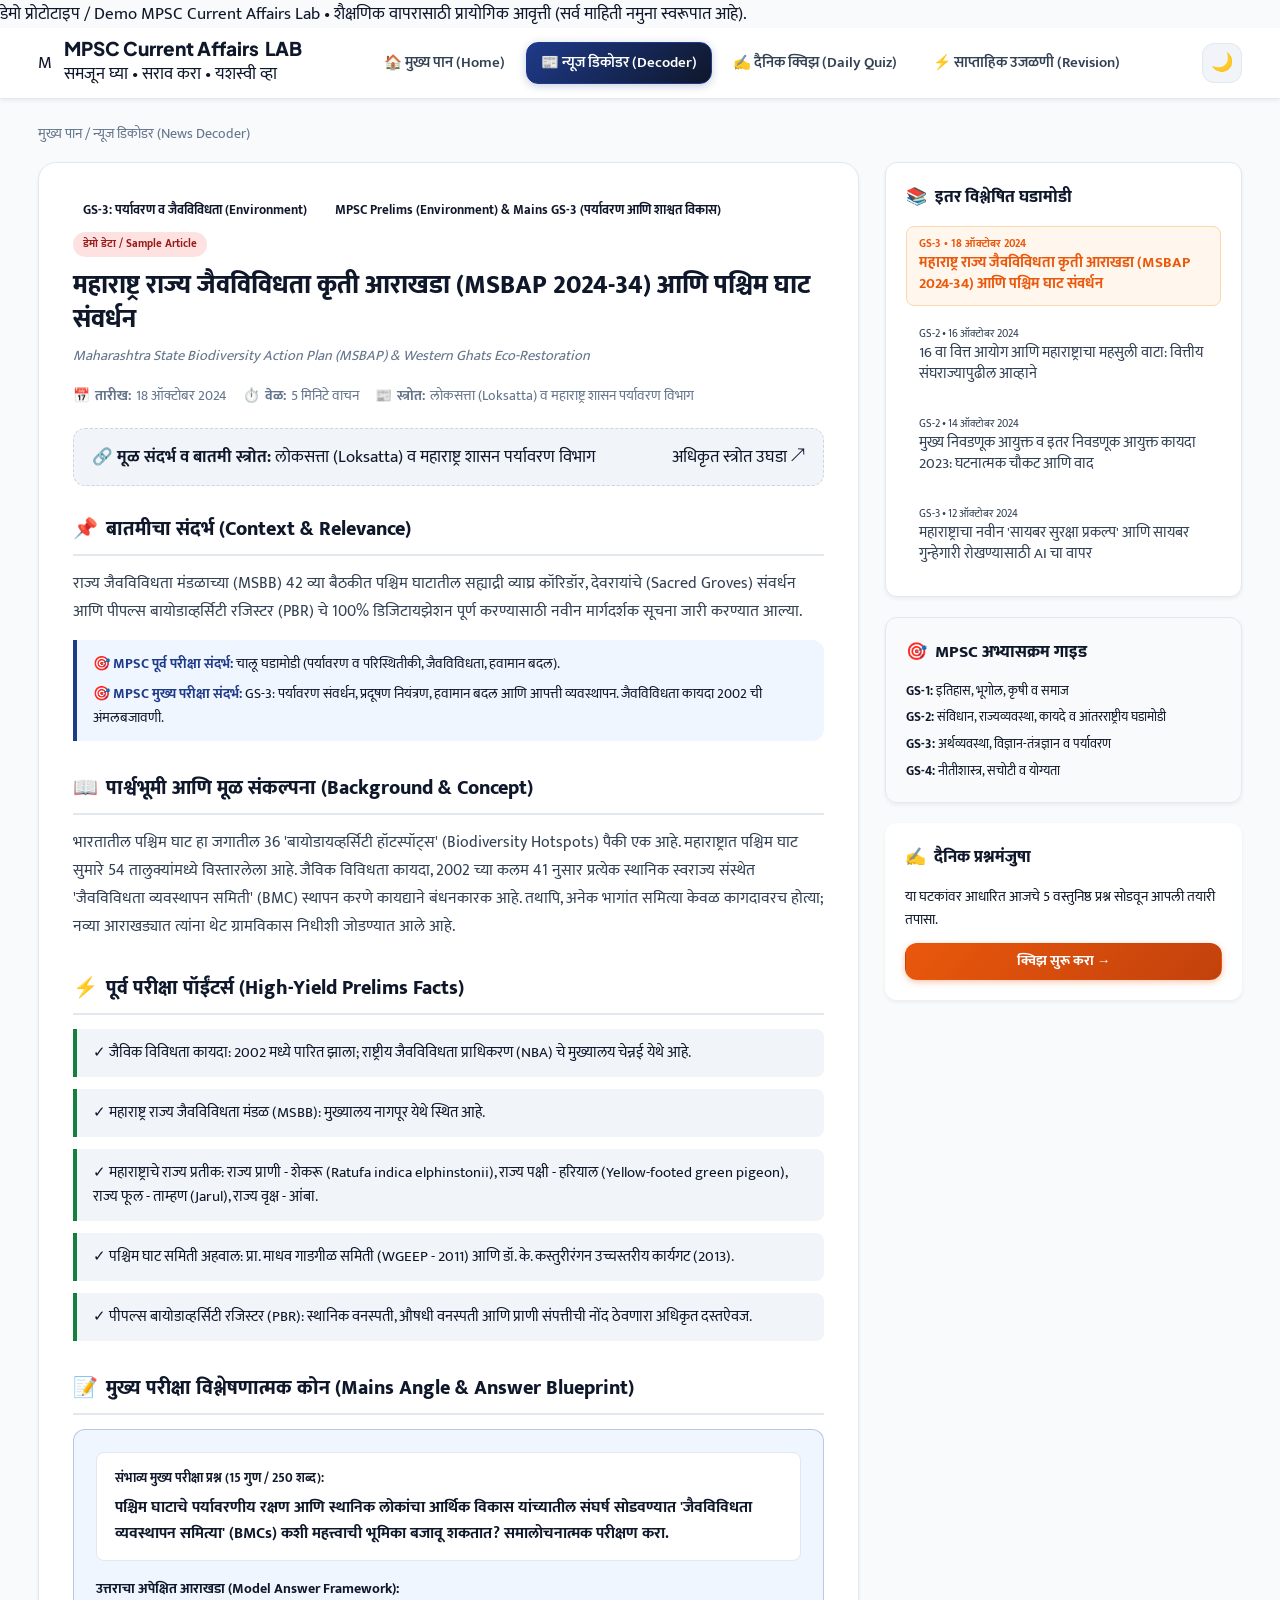
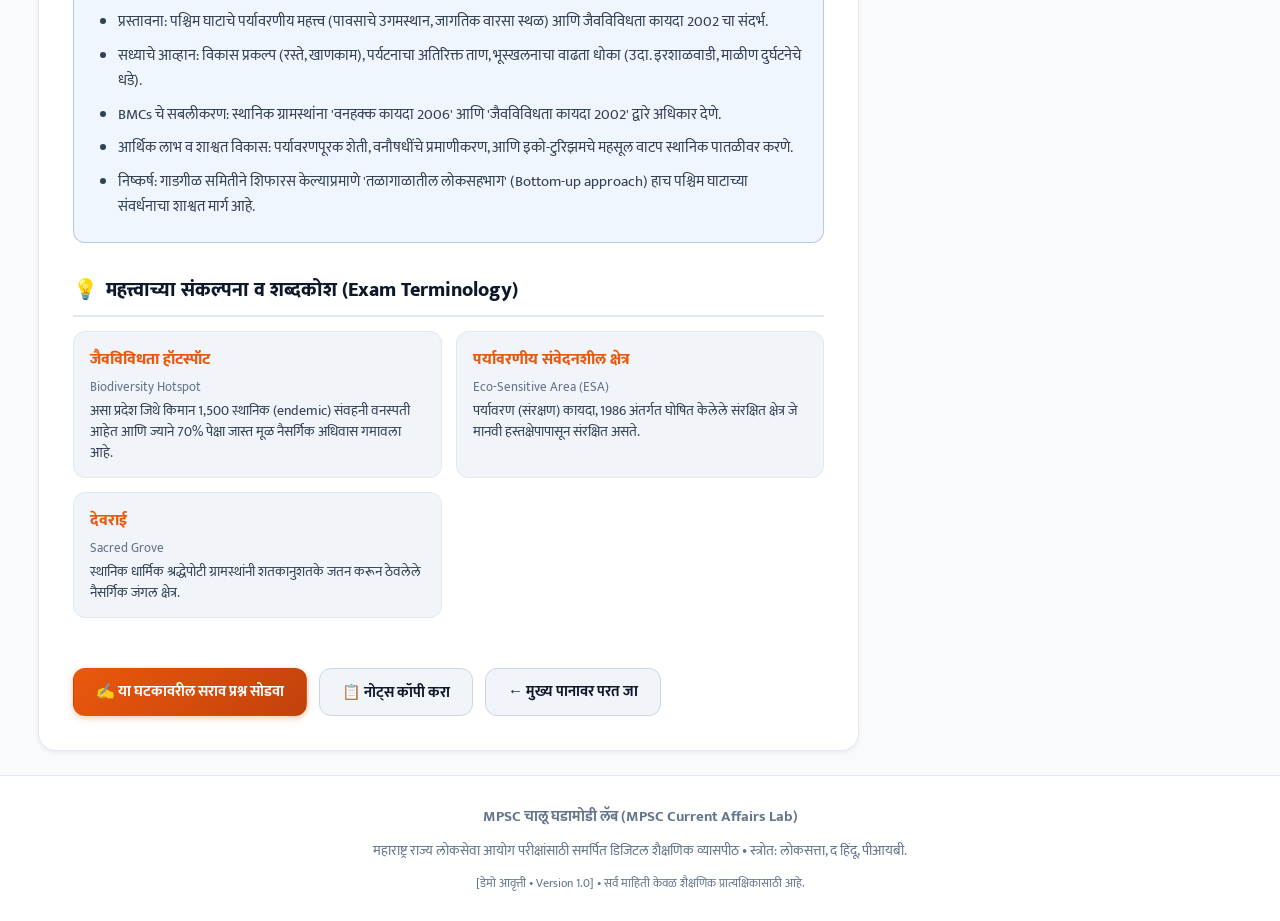
<file: decoder.html>
<!DOCTYPE html>
<html lang="mr" data-theme="light">
<head>
  <meta charset="UTF-8">
  <meta name="viewport" content="width=device-width, initial-scale=1.0">
  <title>न्यूज डिकोडर | MPSC चालू घडामोडी लॅब</title>
  <meta name="description" content="MPSC परीक्षाभिमुख चालू घडामोडींचे सविस्तर विश्लेषण, अभ्यासक्रम संदर्भ, पूर्व व मुख्य परीक्षा पॉईंटर्स.">
  <link rel="stylesheet" href="style.css">
</head>
<body>

  <!-- Demo Notice Banner -->
  <div class="demo-banner" role="status">
    <span class="demo-pill">डेमो प्रोटोटाइप / Demo</span>
    <span>MPSC Current Affairs Lab • शैक्षणिक वापरासाठी प्रायोगिक आवृत्ती (सर्व माहिती नमुना स्वरूपात आहे).</span>
  </div>

  <!-- Main Site Header -->
  <header class="site-header">
    <div class="header-container">
      <div class="brand-wrapper">
        <a href="index.html" style="display: flex; align-items: center; gap: 12px;">
          <div class="brand-icon-box" aria-hidden="true">M</div>
          <div class="brand-titles">
            <div class="brand-title">
              MPSC Current Affairs <span class="lab-badge">LAB</span>
            </div>
            <div class="brand-subtitle">समजून घ्या • सराव करा • यशस्वी व्हा</div>
          </div>
        </a>
      </div>

      <!-- Desktop Nav -->
      <nav class="desktop-nav" aria-label="मुख्य नेव्हिगेशन">
        <a href="index.html" class="nav-link">🏠 मुख्य पान (Home)</a>
        <a href="decoder.html" class="nav-link active">📰 न्यूज डिकोडर (Decoder)</a>
        <a href="quiz.html" class="nav-link">✍️ दैनिक क्विझ (Daily Quiz)</a>
        <a href="revision.html" class="nav-link">⚡ साप्ताहिक उजळणी (Revision)</a>
      </nav>

      <!-- Header Actions -->
      <div class="header-actions">
        <button type="button" class="theme-toggle-btn" aria-label="थीम बदला">🌙</button>
      </div>
    </div>
  </header>

  <!-- Mobile Bottom Sticky Navigation -->
  <nav class="mobile-bottom-nav" aria-label="मोबाईल नेव्हिगेशन">
    <a href="index.html" class="mobile-nav-item">
      <span class="nav-icon">🏠</span>
      <span>मुख्य पान</span>
    </a>
    <a href="decoder.html" class="mobile-nav-item active">
      <span class="nav-icon">📰</span>
      <span>डिकोडर</span>
    </a>
    <a href="quiz.html" class="mobile-nav-item">
      <span class="nav-icon">✍️</span>
      <span>क्विझ</span>
    </a>
    <a href="revision.html" class="mobile-nav-item">
      <span class="nav-icon">⚡</span>
      <span>उजळणी</span>
    </a>
  </nav>

  <!-- Main Content Wrapper -->
  <main class="main-wrapper">
    <!-- Breadcrumb -->
    <div style="font-size: 13.5px; color: var(--text-muted); margin-bottom: 16px;">
      <a href="index.html" style="color: var(--brand-orange);">मुख्य पान</a> / <span>न्यूज डिकोडर (News Decoder)</span>
    </div>

    <!-- Decoder Layout Grid -->
    <div class="decoder-layout">
      <!-- Article Content Area (populated by js/decoder.js) -->
      <article class="decoder-main" id="decoder-content-area" aria-live="polite">
        <!-- Rendered dynamically via js/decoder.js -->
        <p style="text-align: center; color: var(--text-muted); padding: 40px 0;">
          विश्लेषण लोड होत आहे... कृपया प्रतीक्षा करा.
        </p>
      </article>

      <!-- Sidebar -->
      <aside class="decoder-sidebar">
        <!-- Other Decoded Articles Widget -->
        <div class="sidebar-widget">
          <h2 class="widget-title">
            <span>📚</span> इतर विश्लेषित घडामोडी
          </h2>
          <ul class="article-nav-list" id="decoder-sidebar-list">
            <!-- Populated dynamically via js/decoder.js -->
          </ul>
        </div>

        <!-- MPSC Syllabus Reference Widget -->
        <div class="sidebar-widget" style="background-color: var(--bg-subtle);">
          <h2 class="widget-title">
            <span>🎯</span> MPSC अभ्यासक्रम गाइड
          </h2>
          <div style="font-size: 13px; line-height: 1.6; color: var(--text-secondary);">
            <p style="margin-bottom: 6px;"><strong>GS-1:</strong> इतिहास, भूगोल, कृषी व समाज</p>
            <p style="margin-bottom: 6px;"><strong>GS-2:</strong> संविधान, राज्यव्यवस्था, कायदे व आंतरराष्ट्रीय घडामोडी</p>
            <p style="margin-bottom: 6px;"><strong>GS-3:</strong> अर्थव्यवस्था, विज्ञान-तंत्रज्ञान व पर्यावरण</p>
            <p><strong>GS-4:</strong> नीतीशास्त्र, सचोटी व योग्यता</p>
          </div>
        </div>

        <!-- Quick Quiz Callout -->
        <div class="sidebar-widget" style="border: 1.5px solid var(--brand-orange);">
          <h2 class="widget-title" style="color: var(--brand-orange);">
            <span>✍️</span> दैनिक प्रश्नमंजुषा
          </h2>
          <p style="font-size: 13.5px; color: var(--text-secondary); margin-bottom: 12px;">
            या घटकांवर आधारित आजचे 5 वस्तुनिष्ठ प्रश्न सोडवून आपली तयारी तपासा.
          </p>
          <a href="quiz.html" class="btn btn-primary btn-sm" style="width: 100%;">
            क्विझ सुरू करा →
          </a>
        </div>
      </aside>
    </div>
  </main>

  <!-- Site Footer -->
  <footer class="site-footer">
    <div class="footer-content">
      <div style="font-weight: 700; color: var(--text-primary); font-size: 15px;">
        MPSC चालू घडामोडी लॅब (MPSC Current Affairs Lab)
      </div>
      <p>
        महाराष्ट्र राज्य लोकसेवा आयोग परीक्षांसाठी समर्पित डिजिटल शैक्षणिक व्यासपीठ • स्त्रोत: लोकसत्ता, द हिंदू, पीआयबी.
      </p>
      <p style="font-size: 12px; color: var(--text-muted);">
        [डेमो आवृत्ती • Version 1.0] • सर्व माहिती केवळ शैक्षणिक प्रात्यक्षिकासाठी आहे.
      </p>
    </div>
  </footer>

  <script src="articles.js"></script>
  <script src="app.js"></script>
  <script src="decoder.js"></script>
</body>
</html>
</file>
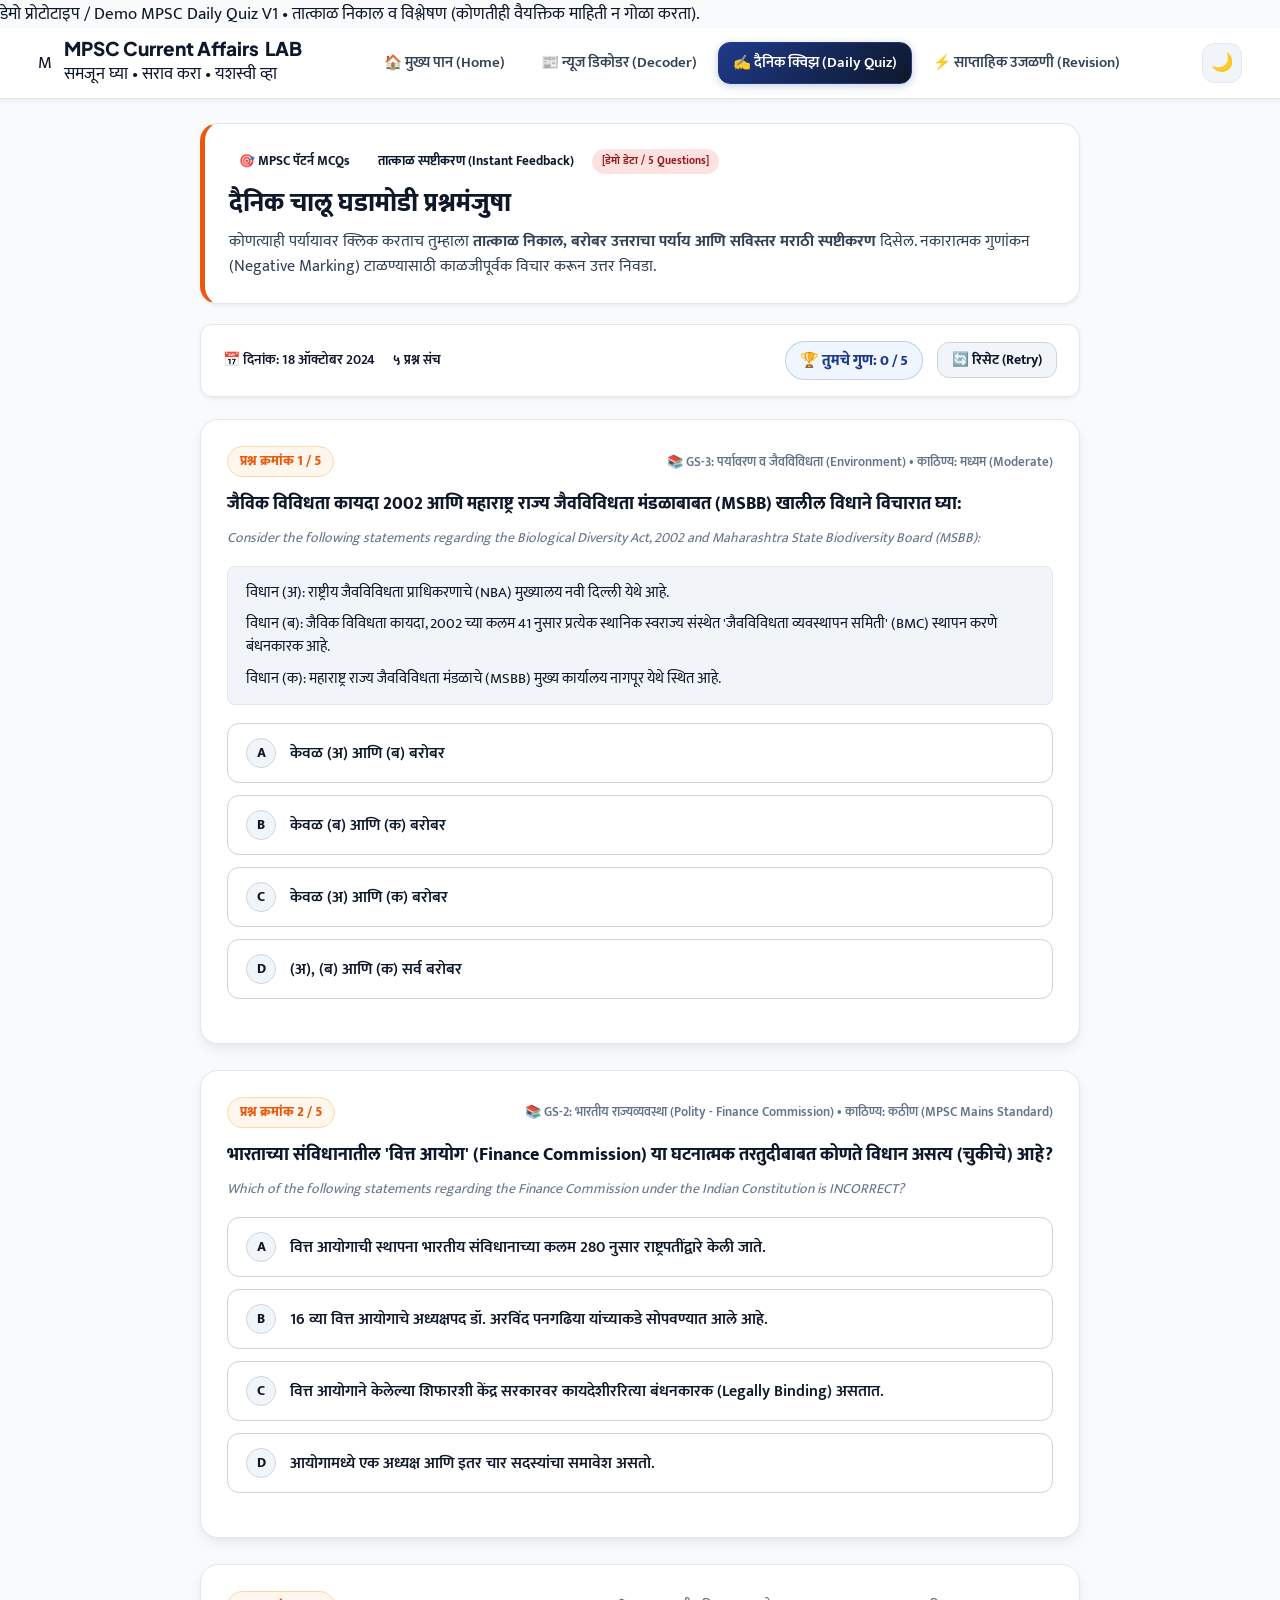
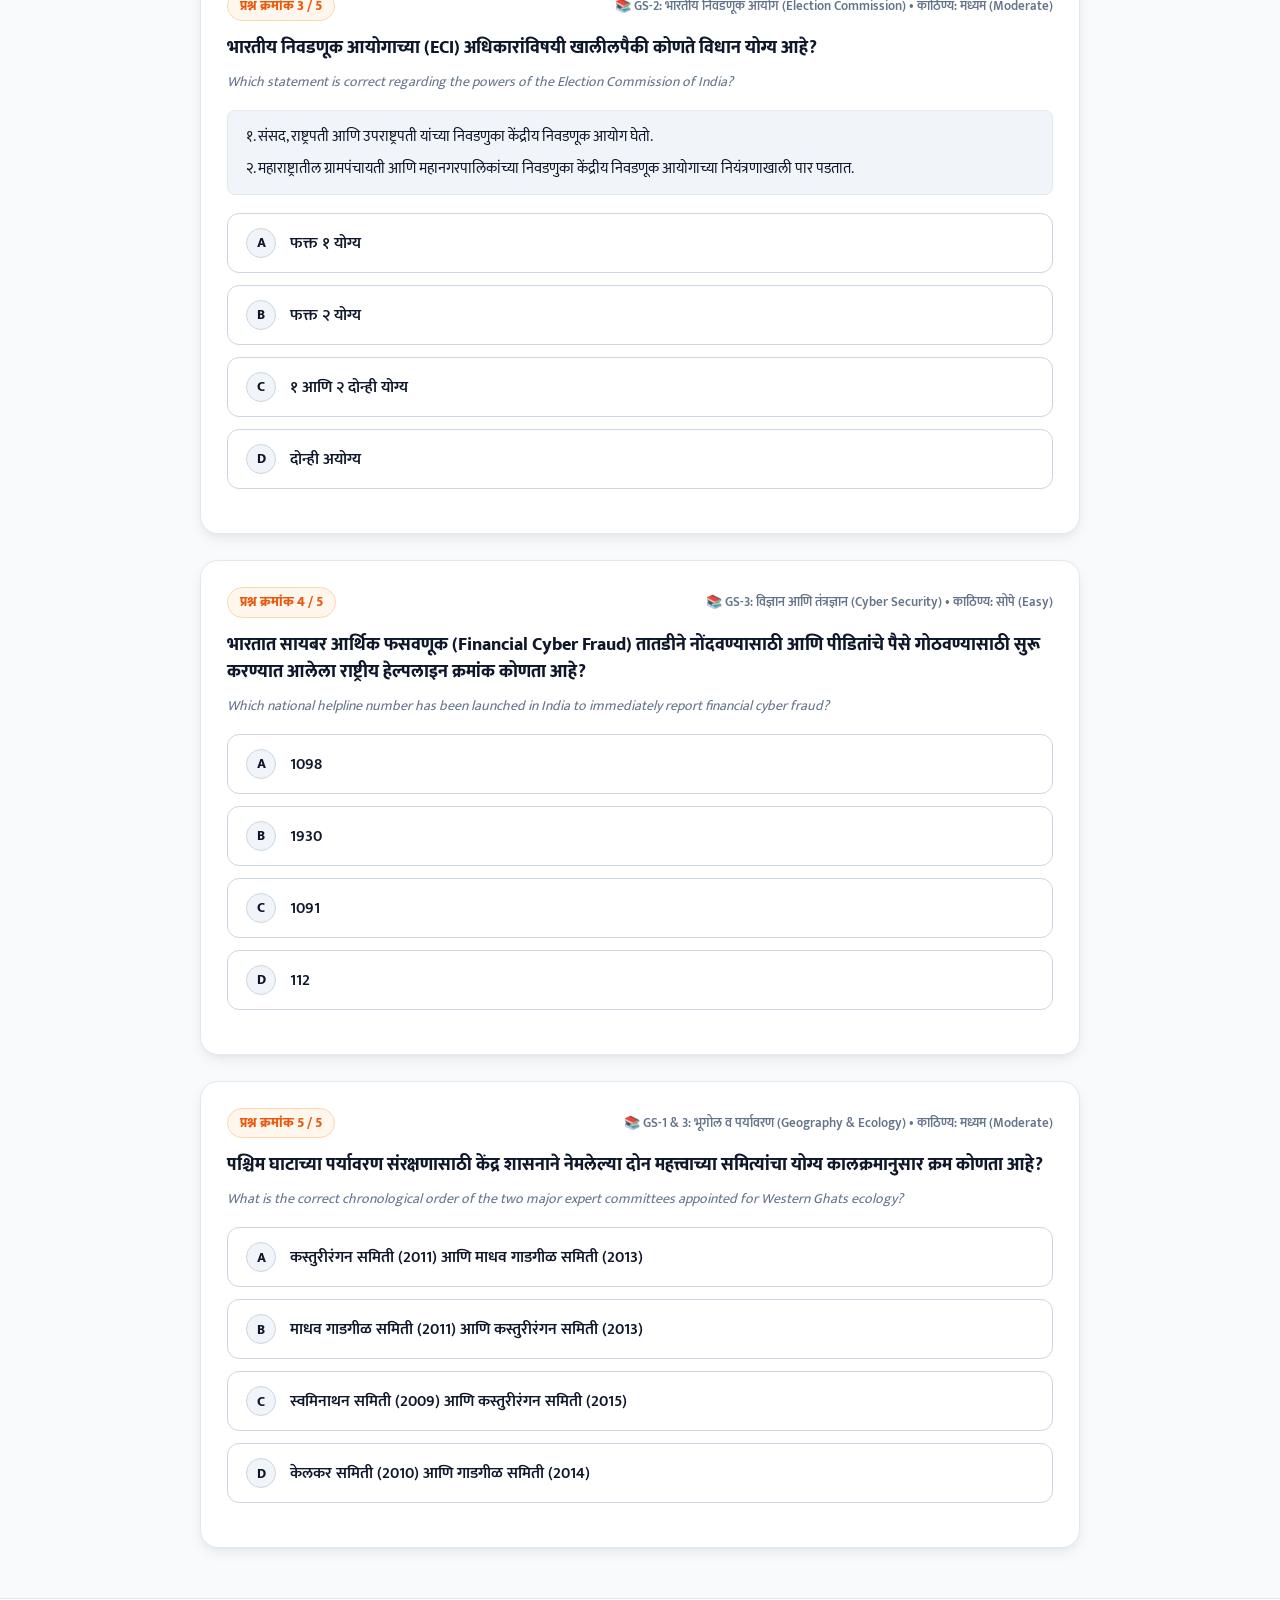
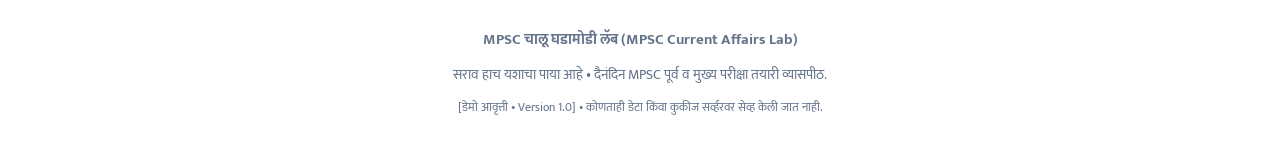
<file: quiz.html>
<!DOCTYPE html>
<html lang="mr" data-theme="light">
<head>
  <meta charset="UTF-8">
  <meta name="viewport" content="width=device-width, initial-scale=1.0">
  <title>दैनिक सराव प्रश्नमंजुषा | MPSC चालू घडामोडी लॅब</title>
  <meta name="description" content="MPSC चालू घडामोडींवर आधारित दैनिक वस्तुनिष्ठ प्रश्नमंजुषा. तात्काळ निकाल, योग्य उत्तर व सविस्तर स्पष्टीकरण.">
  <link rel="stylesheet" href="style.css">
</head>
<body>

  <!-- Demo Notice Banner -->
  <div class="demo-banner" role="status">
    <span class="demo-pill">डेमो प्रोटोटाइप / Demo</span>
    <span>MPSC Daily Quiz V1 • तात्काळ निकाल व विश्लेषण (कोणतीही वैयक्तिक माहिती न गोळा करता).</span>
  </div>

  <!-- Main Site Header -->
  <header class="site-header">
    <div class="header-container">
      <div class="brand-wrapper">
        <a href="index.html" style="display: flex; align-items: center; gap: 12px;">
          <div class="brand-icon-box" aria-hidden="true">M</div>
          <div class="brand-titles">
            <div class="brand-title">
              MPSC Current Affairs <span class="lab-badge">LAB</span>
            </div>
            <div class="brand-subtitle">समजून घ्या • सराव करा • यशस्वी व्हा</div>
          </div>
        </a>
      </div>

      <!-- Desktop Nav -->
      <nav class="desktop-nav" aria-label="मुख्य नेव्हिगेशन">
        <a href="index.html" class="nav-link">🏠 मुख्य पान (Home)</a>
        <a href="decoder.html" class="nav-link">📰 न्यूज डिकोडर (Decoder)</a>
        <a href="quiz.html" class="nav-link active">✍️ दैनिक क्विझ (Daily Quiz)</a>
        <a href="revision.html" class="nav-link">⚡ साप्ताहिक उजळणी (Revision)</a>
      </nav>

      <!-- Header Actions -->
      <div class="header-actions">
        <button type="button" class="theme-toggle-btn" aria-label="थीम बदला">🌙</button>
      </div>
    </div>
  </header>

  <!-- Mobile Bottom Sticky Navigation -->
  <nav class="mobile-bottom-nav" aria-label="मोबाईल नेव्हिगेशन">
    <a href="index.html" class="mobile-nav-item">
      <span class="nav-icon">🏠</span>
      <span>मुख्य पान</span>
    </a>
    <a href="decoder.html" class="mobile-nav-item">
      <span class="nav-icon">📰</span>
      <span>डिकोडर</span>
    </a>
    <a href="quiz.html" class="mobile-nav-item active">
      <span class="nav-icon">✍️</span>
      <span>क्विझ</span>
    </a>
    <a href="revision.html" class="mobile-nav-item">
      <span class="nav-icon">⚡</span>
      <span>उजळणी</span>
    </a>
  </nav>

  <!-- Main Content Wrapper -->
  <main class="main-wrapper">
    <div class="quiz-container">
      <!-- Quiz Header Box -->
      <section class="page-header-box" style="margin-bottom: 20px;">
        <div class="page-badge-row">
          <span class="badge badge-mpsc">🎯 MPSC पॅटर्न MCQs</span>
          <span class="badge badge-category">तात्काळ स्पष्टीकरण (Instant Feedback)</span>
          <span class="badge badge-demo">[डेमो डेटा / 5 Questions]</span>
        </div>
        <h1 class="page-title">दैनिक चालू घडामोडी प्रश्नमंजुषा</h1>
        <p class="page-subtitle">
          कोणत्याही पर्यायावर क्लिक करताच तुम्हाला <strong>तात्काळ निकाल, बरोबर उत्तराचा पर्याय आणि सविस्तर मराठी स्पष्टीकरण</strong> दिसेल. 
          नकारात्मक गुणांकन (Negative Marking) टाळण्यासाठी काळजीपूर्वक विचार करून उत्तर निवडा.
        </p>
      </section>

      <!-- Quiz Live Score & Status Bar -->
      <div class="quiz-top-bar" aria-live="polite">
        <div style="display: flex; align-items: center; gap: 8px;">
          <span style="font-size: 14px; font-weight: 600; color: var(--text-secondary);">
            📅 दिनांक: 18 ऑक्टोबर 2024
          </span>
          <span class="badge badge-category">५ प्रश्न संच</span>
        </div>

        <div style="display: flex; align-items: center; gap: 14px;">
          <div class="score-badge">
            🏆 तुमचे गुण: <span id="live-score-val">0</span> / <span id="total-q-count">5</span>
          </div>
          <button type="button" class="btn btn-secondary btn-sm" id="reset-quiz-btn" title="क्विझ पुन्हा सुरू करा">
            🔄 रिसेट (Retry)
          </button>
        </div>
      </div>

      <!-- Question Cards Wrapper (populated by js/quiz.js) -->
      <div id="quiz-questions-wrapper">
        <!-- Rendered dynamically -->
        <p style="text-align: center; color: var(--text-muted); padding: 30px;">
          प्रश्न लोड होत आहेत...
        </p>
      </div>

      <!-- Final Evaluation Card (shown after completing all questions) -->
      <section class="quiz-final-summary" id="quiz-final-summary" aria-live="assertive">
        <div class="score-circle" id="summary-score-text">
          0 / 5
        </div>
        <h2 style="font-size: 22px; font-weight: 700; color: var(--text-primary); margin-bottom: 8px;">
          🎉 क्विझ यशस्वीरित्या पूर्ण झाली!
        </h2>
        <p style="font-size: 15px; color: var(--text-secondary); margin-bottom: 20px;" id="summary-eval-note">
          तुमच्या निकालाचे विश्लेषण येथे दिसेल.
        </p>
        <div style="display: flex; gap: 12px; justify-content: center; flex-wrap: wrap;">
          <a href="revision.html" class="btn btn-primary">
            ⚡ साप्ताहिक उजळणी तपासा
          </a>
          <a href="decoder.html" class="btn btn-secondary">
            📖 संबंधित डिकोडर वाचा
          </a>
        </div>
      </section>
    </div>
  </main>

  <!-- Site Footer -->
  <footer class="site-footer">
    <div class="footer-content">
      <div style="font-weight: 700; color: var(--text-primary); font-size: 15px;">
        MPSC चालू घडामोडी लॅब (MPSC Current Affairs Lab)
      </div>
      <p>
        सराव हाच यशाचा पाया आहे • दैनंदिन MPSC पूर्व व मुख्य परीक्षा तयारी व्यासपीठ.
      </p>
      <p style="font-size: 12px; color: var(--text-muted);">
        [डेमो आवृत्ती • Version 1.0] • कोणताही डेटा किंवा कुकीज सर्व्हरवर सेव्ह केली जात नाही.
      </p>
    </div>
  </footer>

  <script src="quiz-data.js"></script>
  <script src="app.js"></script>
  <script src="quiz.js"></script>
</body>
</html>
</file>
<file: style.css>
/* ==============================================================================
   MPSC Current Affairs Lab - Master Professional Stylesheet
   Palette: Royal Navy Blue, Vibrant Saffron, Crisp White
   Tagline: समजून घ्या • सराव करा • यशस्वी व्हा
   Designed for High-Yield Study, WCAG AA Accessibility & Mobile-First UX
   ============================================================================== */

@import url('https://fonts.googleapis.com/css2?family=Plus+Jakarta+Sans:wght@500;600;700;800&family=Mukta:wght@400;500;600;700;800&family=Noto+Sans+Devanagari:wght@400;500;600;700&display=swap');

:root {
  /* Core Brand Colors - Light Theme */
  --navy-primary: #0f172a;       /* Deep Slate Navy */
  --navy-royal: #1e3a8a;         /* Royal Academic Navy */
  --navy-surface: #1e293b;
  --navy-tint: #eff6ff;          /* Very soft blue tint */
  
  --saffron-primary: #ea580c;    /* Deep Indian Saffron */
  --saffron-light: #f97316;      /* Bright Saffron */
  --saffron-tint: #fff7ed;       /* Saffron background tint */
  --saffron-border: #fed7aa;
  
  /* Backgrounds & Surfaces */
  --bg-page: #f8fafc;
  --bg-card: #ffffff;
  --bg-elevated: #ffffff;
  --bg-muted: #f1f5f9;
  --bg-interactive: #e2e8f0;

  /* Typography Colors */
  --text-main: #0f172a;
  --text-sub: #334155;
  --text-muted: #64748b;
  --text-inverse: #ffffff;
  
  /* Borders */
  --border-subtle: #e2e8f0;
  --border-strong: #cbd5e1;
  --border-focus: #ea580c;
  
  /* Status */
  --color-success: #15803d;
  --color-success-bg: #dcfce7;
  --color-success-border: #86efac;
  
  --color-error: #b91c1c;
  --color-error-bg: #fee2e2;
  --color-error-border: #fca5a5;

  /* Shadows */
  --shadow-xs: 0 1px 2px rgba(15, 23, 42, 0.05);
  --shadow-sm: 0 2px 4px rgba(15, 23, 42, 0.06);
  --shadow-md: 0 6px 14px -2px rgba(15, 23, 42, 0.08), 0 2px 6px -2px rgba(15, 23, 42, 0.04);
  --shadow-lg: 0 12px 24px -4px rgba(15, 23, 42, 0.1), 0 4px 8px -2px rgba(15, 23, 42, 0.04);
  
  /* Radii */
  --radius-sm: 8px;
  --radius-md: 12px;
  --radius-lg: 18px;
  --radius-full: 9999px;

  /* Typography */
  --font-marathi: 'Mukta', 'Noto Sans Devanagari', sans-serif;
  --font-display: 'Plus Jakarta Sans', 'Mukta', sans-serif;
}

/* Dark Theme Variables */
[data-theme="dark"] {
  --navy-primary: #f8fafc;
  --navy-royal: #93c5fd;
  --navy-surface: #0f172a;
  --navy-tint: rgba(30, 58, 138, 0.25);

  --saffron-tint: rgba(234, 88, 12, 0.15);
  --saffron-border: rgba(249, 115, 22, 0.35);

  --bg-page: #0b1329;            /* Midnight Navy */
  --bg-card: #111e38;            /* Card Navy */
  --bg-elevated: #162547;
  --bg-muted: #13223f;
  --bg-interactive: #1e335a;

  --text-main: #f8fafc;
  --text-sub: #cbd5e1;
  --text-muted: #94a3b8;
  --text-inverse: #0f172a;

  --border-subtle: #1e335a;
  --border-strong: #2d4a7a;

  --color-success-bg: rgba(21, 128, 61, 0.25);
  --color-success-border: #16a34a;

  --color-error-bg: rgba(185, 28, 28, 0.25);
  --color-error-border: #ef4444;

  --shadow-sm: 0 2px 6px rgba(0, 0, 0, 0.4);
  --shadow-md: 0 6px 16px rgba(0, 0, 0, 0.45);
  --shadow-lg: 0 12px 28px rgba(0, 0, 0, 0.55);
}

/* ==============================================================================
   Base Resets & Accessible Typography
   ============================================================================== */

*, *::before, *::after {
  box-sizing: border-box;
  margin: 0;
  padding: 0;
  -webkit-tap-highlight-color: transparent;
}

body {
  font-family: var(--font-marathi);
  font-size: 16.5px;
  line-height: 1.7;
  color: var(--text-main);
  background-color: var(--bg-page);
  min-height: 100vh;
  display: flex;
  flex-direction: column;
  transition: background-color 0.25s ease, color 0.25s ease;
  padding-bottom: 74px; /* Clearance for sticky bottom mobile nav */
}

@media (min-width: 860px) {
  body {
    padding-bottom: 0;
  }
}

a {
  color: inherit;
  text-decoration: none;
}

button {
  font-family: inherit;
  cursor: pointer;
  border: none;
  background: none;
}

input {
  font-family: inherit;
}

/* Accessibility Focus Ring */
a:focus-visible,
button:focus-visible,
input:focus-visible {
  outline: 3px solid var(--border-focus);
  outline-offset: 3px;
}

/* ==============================================================================
   Top Disclaimer Ribbon
   ============================================================================== */

.top-notice-bar {
  background: linear-gradient(90deg, #0f172a 0%, #1e3a8a 100%);
  color: #ffffff;
  padding: 6px 16px;
  font-size: 13px;
  display: flex;
  align-items: center;
  justify-content: center;
  gap: 10px;
  text-align: center;
  border-bottom: 1px solid rgba(255, 255, 255, 0.1);
  position: relative;
  z-index: 60;
}

.notice-pill {
  background: var(--saffron-primary);
  color: #ffffff;
  padding: 1px 8px;
  border-radius: var(--radius-full);
  font-size: 11px;
  font-weight: 700;
  letter-spacing: 0.4px;
}

.notice-text {
  font-weight: 500;
  letter-spacing: 0.1px;
}

/* ==============================================================================
   Header & Professional Brand Navigation
   ============================================================================== */

.site-header {
  background-color: var(--bg-card);
  border-bottom: 1px solid var(--border-subtle);
  position: sticky;
  top: 0;
  z-index: 50;
  box-shadow: var(--shadow-sm);
  transition: background-color 0.25s ease, border-color 0.25s ease;
}

.header-container {
  max-width: 1240px;
  margin: 0 auto;
  padding: 10px 18px;
  display: flex;
  align-items: center;
  justify-content: space-between;
  gap: 16px;
}

/* Brand Box with Custom Independent SVG */
.brand-wrapper {
  display: flex;
  align-items: center;
  gap: 12px;
  text-decoration: none;
}

.brand-svg-logo {
  width: 44px;
  height: 44px;
  flex-shrink: 0;
  filter: drop-shadow(0 2px 6px rgba(234, 88, 12, 0.3));
}

.brand-titles {
  display: flex;
  flex-direction: column;
}

.brand-title {
  font-family: var(--font-display);
  font-size: 19px;
  font-weight: 800;
  line-height: 1.15;
  color: var(--text-main);
  display: flex;
  align-items: center;
  gap: 6px;
}

.brand-title .brand-accent {
  color: var(--saffron-primary);
}

.brand-title .lab-pill {
  background: linear-gradient(135deg, var(--saffron-primary), #c2410c);
  color: #ffffff;
  font-size: 11px;
  font-weight: 800;
  padding: 2px 7px;
  border-radius: var(--radius-sm);
  letter-spacing: 0.6px;
}

.brand-tagline {
  font-size: 12px;
  font-weight: 600;
  color: var(--saffron-primary);
  line-height: 1.3;
}

.brand-subtext {
  font-size: 11px;
  color: var(--text-muted);
  line-height: 1.2;
}

/* Desktop Navigation */
.desktop-nav {
  display: none;
  align-items: center;
  gap: 6px;
}

@media (min-width: 860px) {
  .desktop-nav {
    display: flex;
  }
}

.nav-link {
  padding: 8px 14px;
  border-radius: var(--radius-md);
  font-size: 14.5px;
  font-weight: 600;
  color: var(--text-sub);
  display: flex;
  align-items: center;
  gap: 6px;
  transition: all 0.2s cubic-bezier(0.4, 0, 0.2, 1);
  border: 1px solid transparent;
}

.nav-link:hover {
  color: var(--saffron-primary);
  background-color: var(--saffron-tint);
  border-color: var(--saffron-border);
}

.nav-link.active {
  color: #ffffff;
  background: linear-gradient(135deg, #1e3a8a, #0f172a);
  border-color: #1e3a8a;
  box-shadow: 0 2px 8px rgba(30, 58, 138, 0.25);
}

[data-theme="dark"] .nav-link.active {
  background: linear-gradient(135deg, var(--saffron-primary), #c2410c);
  border-color: var(--saffron-primary);
  color: #ffffff;
}

/* Header Utilities */
.header-actions {
  display: flex;
  align-items: center;
  gap: 10px;
}

.theme-toggle-btn {
  width: 40px;
  height: 40px;
  border-radius: var(--radius-md);
  background-color: var(--bg-muted);
  border: 1px solid var(--border-subtle);
  color: var(--text-main);
  display: flex;
  align-items: center;
  justify-content: center;
  font-size: 18px;
  transition: all 0.2s ease;
}

.theme-toggle-btn:hover {
  background-color: var(--bg-interactive);
  border-color: var(--border-strong);
  transform: rotate(15deg);
}

/* ==============================================================================
   Mobile Bottom Floating Navigation Bar
   ============================================================================== */

.mobile-bottom-nav {
  position: fixed;
  bottom: 0;
  left: 0;
  right: 0;
  background-color: var(--bg-card);
  border-top: 1px solid var(--border-subtle);
  display: flex;
  justify-content: space-around;
  padding: 6px 4px;
  z-index: 55;
  box-shadow: 0 -3px 12px rgba(0, 0, 0, 0.08);
}

@media (min-width: 860px) {
  .mobile-bottom-nav {
    display: none;
  }
}

.mobile-nav-item {
  display: flex;
  flex-direction: column;
  align-items: center;
  justify-content: center;
  flex: 1;
  padding: 6px 2px;
  font-size: 12px;
  font-weight: 600;
  color: var(--text-muted);
  border-radius: var(--radius-sm);
  transition: all 0.18s ease;
  min-height: 48px;
}

.mobile-nav-item .nav-icon {
  font-size: 19px;
  margin-bottom: 2px;
}

.mobile-nav-item.active {
  color: var(--saffron-primary);
  font-weight: 700;
}

/* ==============================================================================
   Main Content Layout Container
   ============================================================================== */

.main-wrapper {
  max-width: 1240px;
  width: 100%;
  margin: 0 auto;
  padding: 24px 18px;
  flex: 1;
}

/* ==============================================================================
   Hero Section: Professional Navy & Saffron Academic Banner
   ============================================================================== */

.hero-box {
  background: linear-gradient(135deg, #0f172a 0%, #1e3a8a 70%, #172554 100%);
  color: #ffffff;
  border-radius: var(--radius-lg);
  padding: 32px 24px;
  margin-bottom: 28px;
  position: relative;
  overflow: hidden;
  box-shadow: var(--shadow-lg);
  border: 1px solid rgba(255, 255, 255, 0.12);
}

@media (min-width: 768px) {
  .hero-box {
    padding: 40px 36px;
  }
}

.hero-box::before {
  content: "";
  position: absolute;
  top: -60px;
  right: -60px;
  width: 220px;
  height: 220px;
  background: radial-gradient(circle, rgba(234, 88, 12, 0.35) 0%, transparent 70%);
  border-radius: 50%;
  pointer-events: none;
}

.hero-tagline-badge {
  display: inline-flex;
  align-items: center;
  gap: 8px;
  background: rgba(234, 88, 12, 0.25);
  border: 1px solid rgba(249, 115, 22, 0.5);
  color: #ffedd5;
  font-size: 13.5px;
  font-weight: 700;
  padding: 4px 14px;
  border-radius: var(--radius-full);
  margin-bottom: 16px;
  letter-spacing: 0.2px;
}

.hero-title {
  font-family: var(--font-display);
  font-size: 28px;
  font-weight: 800;
  line-height: 1.3;
  margin-bottom: 12px;
  color: #ffffff;
}

@media (min-width: 768px) {
  .hero-title {
    font-size: 34px;
  }
}

.hero-desc {
  font-size: 16px;
  line-height: 1.65;
  color: #e2e8f0;
  max-width: 880px;
  margin-bottom: 24px;
}

/* Quick Search & Filter Bar in Hero */
.hero-search-wrapper {
  background: rgba(255, 255, 255, 0.12);
  backdrop-filter: blur(8px);
  border: 1px solid rgba(255, 255, 255, 0.2);
  border-radius: var(--radius-md);
  padding: 6px 12px;
  display: flex;
  align-items: center;
  gap: 10px;
  max-width: 600px;
}

.hero-search-input {
  background: transparent;
  border: none;
  color: #ffffff;
  font-size: 15px;
  width: 100%;
  padding: 6px 4px;
}

.hero-search-input::placeholder {
  color: #cbd5e1;
}

.hero-search-input:focus {
  outline: none;
}

/* ==============================================================================
   Page Header Box (for inner pages)
   ============================================================================== */

.page-header-box {
  background-color: var(--bg-card);
  border: 1px solid var(--border-subtle);
  border-left: 5px solid var(--saffron-primary);
  border-radius: var(--radius-lg);
  padding: 24px;
  margin-bottom: 26px;
  box-shadow: var(--shadow-sm);
}

.page-badge-row {
  display: flex;
  align-items: center;
  gap: 8px;
  margin-bottom: 12px;
  flex-wrap: wrap;
}

.page-title {
  font-size: 26px;
  font-weight: 800;
  line-height: 1.3;
  color: var(--text-main);
  margin-bottom: 8px;
}

.page-subtitle {
  font-size: 15.5px;
  color: var(--text-sub);
  line-height: 1.6;
  max-width: 900px;
}

/* ==============================================================================
   Badges System
   ============================================================================== */

.badge {
  display: inline-flex;
  align-items: center;
  gap: 4px;
  padding: 3px 10px;
  border-radius: var(--radius-full);
  font-size: 12.5px;
  font-weight: 700;
}

.badge-navy {
  background-color: var(--navy-tint);
  color: var(--navy-royal);
  border: 1px solid rgba(30, 58, 138, 0.2);
}

.badge-saffron {
  background-color: var(--saffron-tint);
  color: var(--saffron-primary);
  border: 1px solid var(--saffron-border);
}

.badge-demo {
  background-color: #fee2e2;
  color: #991b1b;
  font-size: 11px;
}

[data-theme="dark"] .badge-demo {
  background-color: rgba(185, 28, 28, 0.25);
  color: #fca5a5;
}

/* ==============================================================================
   Quick Stats Overview
   ============================================================================== */

.quick-stats-strip {
  display: grid;
  grid-template-columns: repeat(2, 1fr);
  gap: 14px;
  margin-bottom: 28px;
}

@media (min-width: 768px) {
  .quick-stats-strip {
    grid-template-columns: repeat(4, 1fr);
    gap: 16px;
  }
}

.stat-card {
  background-color: var(--bg-card);
  border: 1px solid var(--border-subtle);
  border-radius: var(--radius-md);
  padding: 16px;
  display: flex;
  align-items: center;
  gap: 14px;
  box-shadow: var(--shadow-sm);
  transition: transform 0.2s ease, box-shadow 0.2s ease;
}

.stat-card:hover {
  transform: translateY(-2px);
  box-shadow: var(--shadow-md);
  border-color: var(--saffron-primary);
}

.stat-icon {
  width: 44px;
  height: 44px;
  border-radius: var(--radius-md);
  display: flex;
  align-items: center;
  justify-content: center;
  font-size: 22px;
  flex-shrink: 0;
}

.stat-icon.saffron {
  background: var(--saffron-tint);
  color: var(--saffron-primary);
  border: 1px solid var(--saffron-border);
}

.stat-icon.navy {
  background: var(--navy-tint);
  color: var(--navy-royal);
  border: 1px solid rgba(30, 58, 138, 0.2);
}

.stat-icon.green {
  background: var(--color-success-bg);
  color: var(--color-success);
}

.stat-icon.purple {
  background: #f3e8ff;
  color: #7e22ce;
}

.stat-info h4 {
  font-size: 22px;
  font-weight: 800;
  line-height: 1.1;
  color: var(--text-main);
}

.stat-info p {
  font-size: 13px;
  color: var(--text-muted);
  font-weight: 600;
}

/* ==============================================================================
   Filter Chips
   ============================================================================== */

.filter-strip {
  display: flex;
  align-items: center;
  gap: 10px;
  overflow-x: auto;
  padding-bottom: 12px;
  margin-bottom: 22px;
}

.filter-chip {
  padding: 7px 16px;
  background-color: var(--bg-card);
  border: 1px solid var(--border-subtle);
  border-radius: var(--radius-full);
  font-size: 14px;
  font-weight: 600;
  color: var(--text-sub);
  white-space: nowrap;
  transition: all 0.2s ease;
}

.filter-chip:hover {
  border-color: var(--saffron-primary);
  color: var(--saffron-primary);
  background-color: var(--saffron-tint);
}

.filter-chip.active {
  background-color: var(--saffron-primary);
  color: #ffffff;
  border-color: var(--saffron-primary);
  box-shadow: 0 2px 8px rgba(234, 88, 12, 0.35);
}

/* ==============================================================================
   Featured Article Card (Highlight Topic)
   ============================================================================== */

.featured-card {
  background-color: var(--bg-card);
  border: 1px solid var(--border-subtle);
  border-top: 4px solid var(--saffron-primary);
  border-radius: var(--radius-lg);
  padding: 26px;
  margin-bottom: 30px;
  box-shadow: var(--shadow-md);
  transition: all 0.2s ease;
}

.featured-card:hover {
  box-shadow: var(--shadow-lg);
  border-color: var(--saffron-primary);
}

.featured-badge-row {
  display: flex;
  align-items: center;
  gap: 8px;
  margin-bottom: 14px;
  flex-wrap: wrap;
}

.featured-title {
  font-size: 23px;
  font-weight: 800;
  line-height: 1.35;
  margin-bottom: 6px;
  color: var(--text-main);
}

.featured-title a:hover {
  color: var(--saffron-primary);
}

.featured-eng-title {
  font-size: 14.5px;
  color: var(--text-muted);
  font-style: italic;
  margin-bottom: 14px;
}

.article-meta-row {
  display: flex;
  align-items: center;
  gap: 16px;
  font-size: 13.5px;
  color: var(--text-muted);
  margin-bottom: 16px;
  flex-wrap: wrap;
}

.meta-item {
  display: flex;
  align-items: center;
  gap: 5px;
}

.featured-summary {
  font-size: 15.5px;
  color: var(--text-sub);
  line-height: 1.65;
  margin-bottom: 20px;
}

.syllabus-pill-box {
  background-color: var(--navy-tint);
  border-left: 4px solid var(--navy-royal);
  padding: 12px 16px;
  border-radius: 0 var(--radius-md) var(--radius-md) 0;
  font-size: 14px;
  margin-bottom: 22px;
}

.syllabus-pill-box strong {
  color: var(--navy-royal);
}

/* ==============================================================================
   Buttons System
   ============================================================================== */

.btn {
  display: inline-flex;
  align-items: center;
  justify-content: center;
  gap: 8px;
  padding: 10px 22px;
  font-size: 15px;
  font-weight: 700;
  border-radius: var(--radius-md);
  transition: all 0.2s cubic-bezier(0.4, 0, 0.2, 1);
  cursor: pointer;
  border: 1px solid transparent;
}

.btn-primary {
  background: linear-gradient(135deg, var(--saffron-primary), #c2410c);
  color: #ffffff;
  box-shadow: 0 2px 6px rgba(234, 88, 12, 0.35);
}

.btn-primary:hover {
  background: linear-gradient(135deg, #c2410c, #9a3412);
  transform: translateY(-1px);
  box-shadow: 0 4px 12px rgba(234, 88, 12, 0.45);
}

.btn-navy {
  background: linear-gradient(135deg, #1e3a8a, #0f172a);
  color: #ffffff;
  box-shadow: 0 2px 6px rgba(30, 58, 138, 0.3);
}

.btn-navy:hover {
  background: linear-gradient(135deg, #0f172a, #020617);
  transform: translateY(-1px);
}

.btn-secondary {
  background-color: var(--bg-muted);
  color: var(--text-main);
  border-color: var(--border-strong);
}

.btn-secondary:hover {
  background-color: var(--bg-interactive);
}

.btn-sm {
  padding: 6px 14px;
  font-size: 13.5px;
}

/* ==============================================================================
   Article Cards Grid
   ============================================================================== */

.articles-grid {
  display: grid;
  grid-template-columns: 1fr;
  gap: 22px;
  margin-bottom: 34px;
}

@media (min-width: 768px) {
  .articles-grid {
    grid-template-columns: repeat(2, 1fr);
  }
}

@media (min-width: 1040px) {
  .articles-grid {
    grid-template-columns: repeat(3, 1fr);
  }
}

.article-card {
  background-color: var(--bg-card);
  border: 1px solid var(--border-subtle);
  border-radius: var(--radius-md);
  padding: 20px;
  display: flex;
  flex-direction: column;
  justify-content: space-between;
  box-shadow: var(--shadow-sm);
  transition: all 0.22s ease;
}

.article-card:hover {
  transform: translateY(-3px);
  box-shadow: var(--shadow-md);
  border-color: var(--saffron-primary);
}

.article-card-header {
  margin-bottom: 14px;
}

.article-card-title {
  font-size: 18px;
  font-weight: 700;
  line-height: 1.4;
  color: var(--text-main);
  margin: 12px 0 8px 0;
}

.article-card-title a:hover {
  color: var(--saffron-primary);
}

.article-card-desc {
  font-size: 14.5px;
  color: var(--text-sub);
  line-height: 1.6;
  margin-bottom: 16px;
  display: -webkit-box;
  -webkit-line-clamp: 3;
  -webkit-box-orient: vertical;
  overflow: hidden;
}

.article-card-footer {
  border-top: 1px solid var(--border-subtle);
  padding-top: 14px;
  margin-top: auto;
  display: flex;
  align-items: center;
  justify-content: space-between;
  font-size: 13.5px;
}

.article-read-link {
  color: var(--saffron-primary);
  font-weight: 700;
  display: inline-flex;
  align-items: center;
  gap: 4px;
}

.article-read-link:hover {
  text-decoration: underline;
}

/* ==============================================================================
   News Decoder In-Depth Page Layout
   ============================================================================== */

.decoder-layout {
  display: grid;
  grid-template-columns: 1fr;
  gap: 26px;
}

@media (min-width: 900px) {
  .decoder-layout {
    grid-template-columns: 2.3fr 1fr;
  }
}

.decoder-main {
  background-color: var(--bg-card);
  border: 1px solid var(--border-subtle);
  border-radius: var(--radius-lg);
  padding: 24px;
  box-shadow: var(--shadow-sm);
}

@media (min-width: 768px) {
  .decoder-main {
    padding: 34px;
  }
}

.decoder-source-callout {
  background-color: var(--bg-muted);
  border: 1px dashed var(--border-strong);
  border-radius: var(--radius-md);
  padding: 14px 18px;
  margin-bottom: 26px;
  display: flex;
  align-items: center;
  justify-content: space-between;
  gap: 12px;
  flex-wrap: wrap;
}

.decoder-section {
  margin-bottom: 30px;
}

.decoder-section-title {
  font-size: 20px;
  font-weight: 800;
  color: var(--text-main);
  margin-bottom: 14px;
  display: flex;
  align-items: center;
  gap: 8px;
  border-bottom: 2px solid var(--border-subtle);
  padding-bottom: 8px;
}

.decoder-section-title .sec-icon {
  color: var(--saffron-primary);
}

.decoder-p {
  font-size: 16px;
  color: var(--text-sub);
  line-height: 1.75;
  margin-bottom: 14px;
}

/* Prelims Points */
.pointer-list {
  list-style: none;
  display: flex;
  flex-direction: column;
  gap: 12px;
  margin-top: 12px;
}

.pointer-item {
  background-color: var(--bg-muted);
  border-left: 4px solid var(--color-success);
  padding: 12px 16px;
  border-radius: 0 var(--radius-sm) var(--radius-sm) 0;
  font-size: 15px;
  line-height: 1.6;
  color: var(--text-main);
}

/* Mains Analytical Box */
.mains-box {
  background-color: var(--navy-tint);
  border: 1px solid rgba(30, 58, 138, 0.25);
  border-radius: var(--radius-md);
  padding: 22px;
  margin-top: 14px;
}

.mains-question-card {
  background-color: var(--bg-card);
  border: 1px solid var(--border-subtle);
  border-radius: var(--radius-sm);
  padding: 14px 18px;
  margin-bottom: 16px;
  font-weight: 700;
  color: var(--text-main);
  font-size: 15.5px;
}

.mains-points-list {
  padding-left: 22px;
  font-size: 15px;
  color: var(--text-sub);
  display: flex;
  flex-direction: column;
  gap: 8px;
}

/* Glossary Cards */
.glossary-grid {
  display: grid;
  grid-template-columns: 1fr;
  gap: 14px;
  margin-top: 14px;
}

@media (min-width: 600px) {
  .glossary-grid {
    grid-template-columns: repeat(2, 1fr);
  }
}

.glossary-item {
  background-color: var(--bg-muted);
  border: 1px solid var(--border-subtle);
  border-radius: var(--radius-md);
  padding: 14px 16px;
}

.glossary-term {
  font-weight: 800;
  font-size: 15.5px;
  color: var(--saffron-primary);
  display: block;
}

.glossary-eng {
  font-size: 13px;
  color: var(--text-muted);
  margin-bottom: 6px;
}

.glossary-def {
  font-size: 14px;
  color: var(--text-sub);
  line-height: 1.5;
}

/* Sidebar */
.decoder-sidebar {
  display: flex;
  flex-direction: column;
  gap: 20px;
}

.sidebar-widget {
  background-color: var(--bg-card);
  border: 1px solid var(--border-subtle);
  border-radius: var(--radius-md);
  padding: 20px;
  box-shadow: var(--shadow-sm);
}

.widget-title {
  font-size: 17px;
  font-weight: 800;
  margin-bottom: 14px;
  display: flex;
  align-items: center;
  gap: 8px;
  color: var(--text-main);
}

.article-nav-list {
  list-style: none;
  display: flex;
  flex-direction: column;
  gap: 10px;
}

.article-nav-item a {
  display: block;
  padding: 10px 12px;
  border-radius: var(--radius-sm);
  font-size: 14.5px;
  line-height: 1.45;
  color: var(--text-sub);
  transition: all 0.2s ease;
  border: 1px solid transparent;
}

.article-nav-item a:hover {
  background-color: var(--saffron-tint);
  color: var(--saffron-primary);
}

.article-nav-item.active a {
  background-color: var(--saffron-tint);
  color: var(--saffron-primary);
  font-weight: 700;
  border-color: var(--saffron-border);
}

/* ==============================================================================
   Daily Quiz Dashboard
   ============================================================================== */

.quiz-container {
  max-width: 880px;
  margin: 0 auto;
}

.quiz-top-bar {
  background-color: var(--bg-card);
  border: 1px solid var(--border-subtle);
  border-radius: var(--radius-md);
  padding: 16px 22px;
  margin-bottom: 22px;
  display: flex;
  align-items: center;
  justify-content: space-between;
  box-shadow: var(--shadow-sm);
  flex-wrap: wrap;
  gap: 12px;
}

.score-badge {
  font-size: 15px;
  font-weight: 800;
  background-color: var(--navy-tint);
  color: var(--navy-royal);
  padding: 6px 14px;
  border-radius: var(--radius-full);
  border: 1px solid rgba(30, 58, 138, 0.2);
}

.question-card {
  background-color: var(--bg-card);
  border: 1px solid var(--border-subtle);
  border-radius: var(--radius-lg);
  padding: 26px;
  margin-bottom: 26px;
  box-shadow: var(--shadow-md);
}

.q-header {
  display: flex;
  align-items: center;
  justify-content: space-between;
  margin-bottom: 14px;
  flex-wrap: wrap;
  gap: 8px;
}

.q-number-pill {
  background: var(--saffron-tint);
  color: var(--saffron-primary);
  border: 1px solid var(--saffron-border);
  font-weight: 800;
  font-size: 13.5px;
  padding: 3px 12px;
  border-radius: var(--radius-full);
}

.q-topic {
  font-size: 13px;
  color: var(--text-muted);
  font-weight: 600;
}

.q-text {
  font-size: 18px;
  font-weight: 800;
  line-height: 1.5;
  color: var(--text-main);
  margin-bottom: 8px;
}

.q-eng-text {
  font-size: 14px;
  color: var(--text-muted);
  font-style: italic;
  margin-bottom: 16px;
}

.statements-box {
  background-color: var(--bg-muted);
  border: 1px solid var(--border-subtle);
  border-radius: var(--radius-sm);
  padding: 14px 18px;
  margin-bottom: 18px;
  display: flex;
  flex-direction: column;
  gap: 8px;
  font-size: 15px;
  line-height: 1.55;
}

/* Quiz Option Buttons */
.options-list {
  display: flex;
  flex-direction: column;
  gap: 12px;
  margin-bottom: 18px;
}

.option-btn {
  width: 100%;
  text-align: left;
  padding: 14px 18px;
  background-color: var(--bg-card);
  border: 1.5px solid var(--border-strong);
  border-radius: var(--radius-md);
  font-size: 15.5px;
  font-weight: 600;
  color: var(--text-main);
  display: flex;
  align-items: center;
  gap: 14px;
  transition: all 0.2s ease;
  min-height: 52px;
}

.option-btn:hover:not(:disabled) {
  background-color: var(--saffron-tint);
  border-color: var(--saffron-primary);
  color: var(--saffron-primary);
}

.option-letter {
  width: 30px;
  height: 30px;
  border-radius: 50%;
  background-color: var(--bg-muted);
  border: 1.5px solid var(--border-strong);
  display: flex;
  align-items: center;
  justify-content: center;
  font-size: 14px;
  font-weight: 800;
  flex-shrink: 0;
  transition: all 0.2s ease;
}

/* Option States */
.option-btn.correct {
  background-color: var(--color-success-bg) !important;
  border-color: var(--color-success) !important;
  color: var(--color-success) !important;
  font-weight: 800;
}

.option-btn.correct .option-letter {
  background-color: var(--color-success);
  color: #ffffff;
  border-color: var(--color-success);
}

.option-btn.incorrect {
  background-color: var(--color-error-bg) !important;
  border-color: var(--color-error) !important;
  color: var(--color-error) !important;
  font-weight: 800;
}

.option-btn.incorrect .option-letter {
  background-color: var(--color-error);
  color: #ffffff;
  border-color: var(--color-error);
}

/* Feedback Box */
.feedback-box {
  margin-top: 18px;
  padding: 18px;
  border-radius: var(--radius-md);
  font-size: 15px;
  display: none;
  animation: fadeIn 0.3s ease-out;
}

@keyframes fadeIn {
  from { opacity: 0; transform: translateY(-4px); }
  to { opacity: 1; transform: translateY(0); }
}

.feedback-box.show {
  display: block;
}

.feedback-box.correct {
  background-color: var(--color-success-bg);
  border: 1.5px solid var(--color-success-border);
}

.feedback-box.incorrect {
  background-color: var(--color-error-bg);
  border: 1.5px solid var(--color-error-border);
}

.feedback-badge {
  font-weight: 800;
  font-size: 15px;
  margin-bottom: 10px;
  display: flex;
  align-items: center;
  gap: 8px;
}

.feedback-box.correct .feedback-badge {
  color: var(--color-success);
}

.feedback-box.incorrect .feedback-badge {
  color: var(--color-error);
}

.explanation-text {
  color: var(--text-main);
  line-height: 1.65;
  margin-bottom: 10px;
}

.concept-box {
  background-color: rgba(255, 255, 255, 0.65);
  border-left: 4px solid var(--saffron-primary);
  padding: 10px 14px;
  border-radius: 0 var(--radius-sm) var(--radius-sm) 0;
  font-size: 14px;
  color: var(--text-sub);
}

[data-theme="dark"] .concept-box {
  background-color: rgba(0, 0, 0, 0.25);
}

/* Final Summary Box */
.quiz-final-summary {
  display: none;
  background-color: var(--bg-card);
  border: 2px solid var(--saffron-primary);
  border-radius: var(--radius-lg);
  padding: 36px 24px;
  text-align: center;
  margin-top: 26px;
  box-shadow: var(--shadow-lg);
}

.quiz-final-summary.show {
  display: block;
  animation: fadeIn 0.4s ease;
}

.score-circle {
  width: 96px;
  height: 96px;
  border-radius: 50%;
  background: linear-gradient(135deg, var(--saffron-primary), #c2410c);
  color: #ffffff;
  display: flex;
  align-items: center;
  justify-content: center;
  font-size: 30px;
  font-weight: 800;
  margin: 0 auto 18px auto;
  box-shadow: 0 4px 18px rgba(234, 88, 12, 0.45);
}

/* ==============================================================================
   Weekly Revision Styles
   ============================================================================== */

.revision-week-card {
  background-color: var(--bg-card);
  border: 1px solid var(--border-subtle);
  border-radius: var(--radius-lg);
  padding: 26px;
  margin-bottom: 26px;
  box-shadow: var(--shadow-sm);
}

.revision-header {
  display: flex;
  align-items: center;
  justify-content: space-between;
  margin-bottom: 20px;
  flex-wrap: wrap;
  gap: 12px;
  border-bottom: 1px solid var(--border-subtle);
  padding-bottom: 14px;
}

.category-block {
  margin-bottom: 26px;
}

.category-title-pill {
  display: inline-block;
  padding: 5px 14px;
  border-radius: var(--radius-sm);
  font-weight: 800;
  font-size: 14.5px;
  color: #ffffff;
  margin-bottom: 14px;
}

.revision-items-grid {
  display: grid;
  grid-template-columns: 1fr;
  gap: 16px;
}

@media (min-width: 768px) {
  .revision-items-grid {
    grid-template-columns: repeat(2, 1fr);
  }
}

.revision-item-card {
  background-color: var(--bg-muted);
  border: 1px solid var(--border-subtle);
  border-radius: var(--radius-md);
  padding: 18px;
}

.revision-item-title {
  font-size: 16px;
  font-weight: 800;
  color: var(--text-main);
  margin-bottom: 10px;
}

.revision-bullets {
  padding-left: 20px;
  font-size: 14px;
  color: var(--text-sub);
  display: flex;
  flex-direction: column;
  gap: 5px;
  margin-bottom: 12px;
}

.exam-tip-pill {
  background-color: var(--saffron-tint);
  border-left: 3.5px solid var(--saffron-primary);
  padding: 8px 12px;
  font-size: 13.5px;
  color: var(--text-main);
  border-radius: 0 var(--radius-sm) var(--radius-sm) 0;
}

/* Flashcards */
.flashcards-grid {
  display: grid;
  grid-template-columns: 1fr;
  gap: 14px;
  margin-top: 14px;
}

@media (min-width: 600px) {
  .flashcards-grid {
    grid-template-columns: repeat(2, 1fr);
  }
}

.flashcard {
  background-color: var(--bg-card);
  border: 1.5px solid var(--border-strong);
  border-radius: var(--radius-md);
  padding: 16px;
  display: flex;
  flex-direction: column;
  justify-content: space-between;
  gap: 10px;
}

.flashcard-q {
  font-weight: 700;
  font-size: 14.5px;
  color: var(--text-main);
}

.flashcard-a {
  font-weight: 800;
  font-size: 14px;
  color: var(--saffron-primary);
  background-color: var(--saffron-tint);
  border: 1px solid var(--saffron-border);
  padding: 8px 12px;
  border-radius: var(--radius-sm);
}

/* ==============================================================================
   Footer
   ============================================================================== */

.site-footer {
  background-color: var(--bg-card);
  border-top: 1px solid var(--border-subtle);
  padding: 28px 18px;
  margin-top: auto;
  font-size: 14px;
  color: var(--text-muted);
  text-align: center;
}

.footer-content {
  max-width: 1240px;
  margin: 0 auto;
  display: flex;
  flex-direction: column;
  gap: 10px;
  align-items: center;
}

/* Print Stylesheet */
@media print {
  .top-notice-bar,
  .site-header,
  .mobile-bottom-nav,
  .theme-toggle-btn,
  .btn,
  .site-footer,
  .hero-search-wrapper {
    display: none !important;
  }
  
  body {
    background: #ffffff !important;
    color: #000000 !important;
    padding: 0 !important;
  }
  
  .main-wrapper {
    max-width: 100% !important;
    padding: 0 !important;
  }
}
</file>
